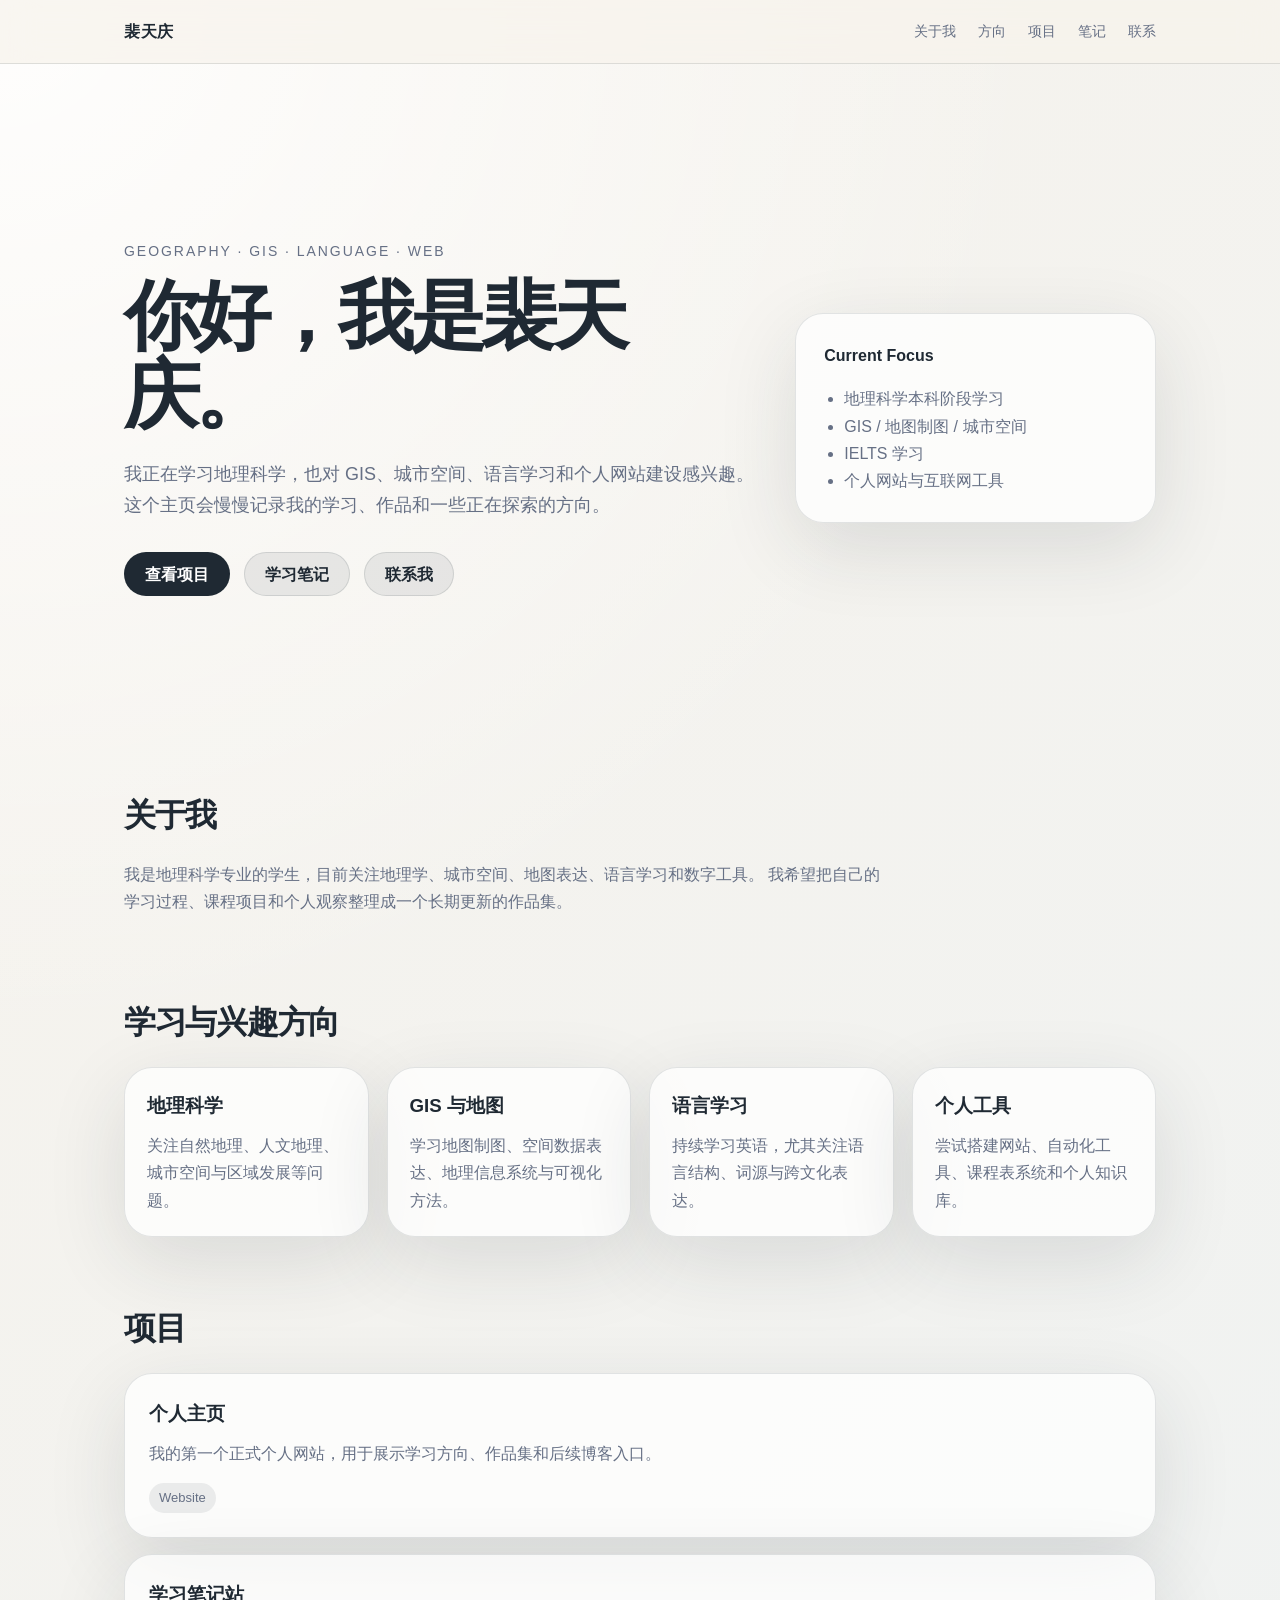
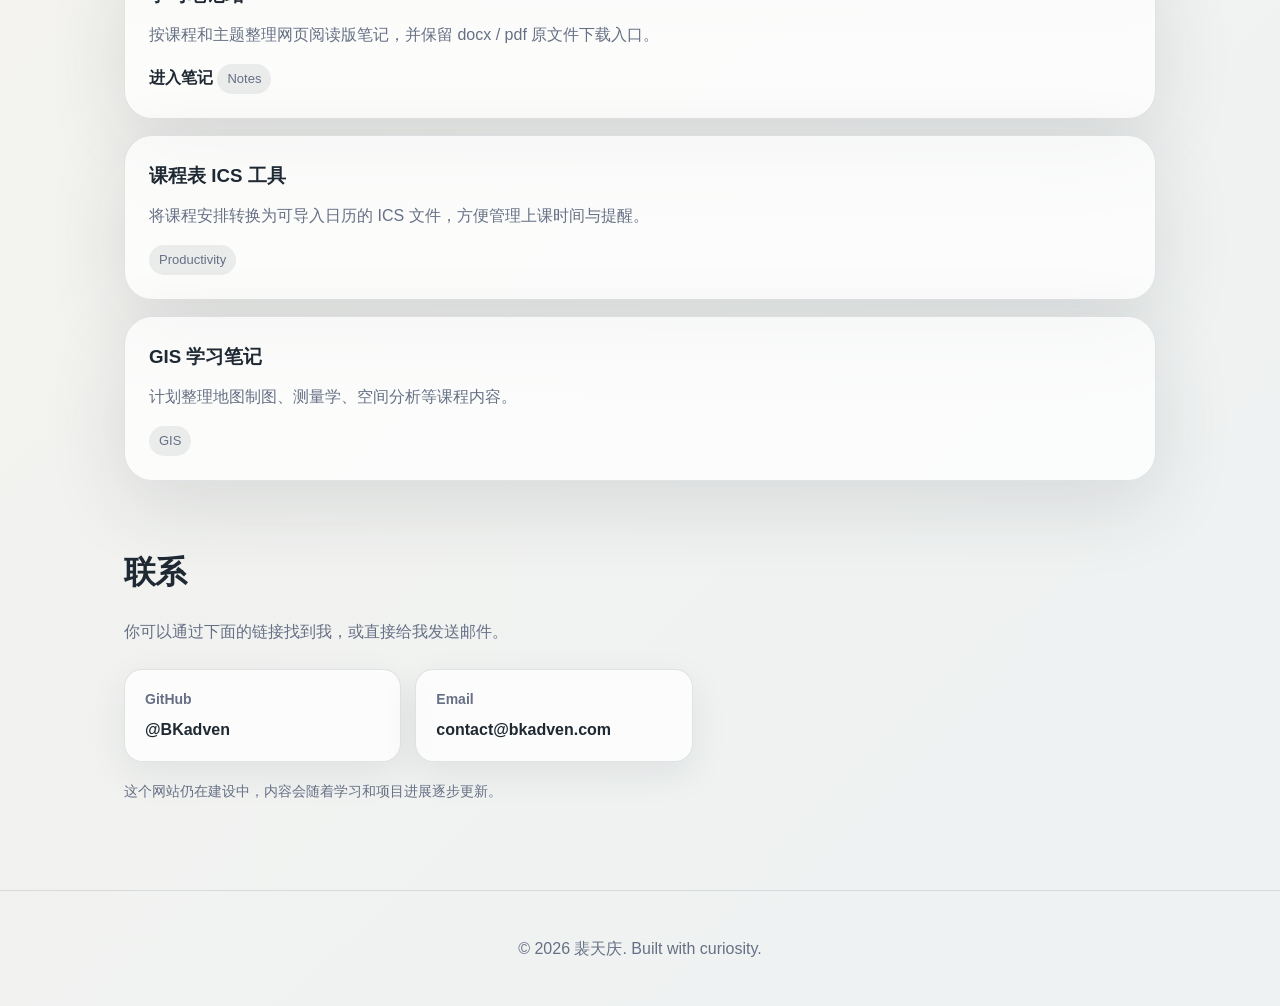
<file: index.html>
<!DOCTYPE html>
<html lang="zh-CN">
<head>
  <meta charset="UTF-8" />
  <meta name="viewport" content="width=device-width, initial-scale=1.0" />

  <title>裴天庆 | Personal Homepage</title>
  <meta name="description" content="裴天庆的个人主页，记录地理科学、GIS、语言学习与个人项目。" />

  <link rel="stylesheet" href="style.css" />
</head>

<body>
  <header class="site-header">
    <nav class="nav">
      <div class="logo">裴天庆</div>
      <div class="nav-links">
        <a href="#about">关于我</a>
        <a href="#interests">方向</a>
        <a href="#projects">项目</a>
        <a href="notes/">笔记</a>
        <a href="#contact">联系</a>
      </div>
    </nav>
  </header>

  <main>
    <section class="hero">
      <div class="hero-text">
        <p class="eyebrow">Geography · GIS · Language · Web</p>
        <h1>你好，我是裴天庆。</h1>
        <p class="subtitle">
          我正在学习地理科学，也对 GIS、城市空间、语言学习和个人网站建设感兴趣。
          这个主页会慢慢记录我的学习、作品和一些正在探索的方向。
        </p>

        <div class="hero-actions">
          <a class="button primary" href="#projects">查看项目</a>
          <a class="button secondary" href="notes/">学习笔记</a>
          <a class="button secondary" href="#contact">联系我</a>
        </div>
      </div>

      <div class="hero-card">
        <div class="card-title">Current Focus</div>
        <ul>
          <li>地理科学本科阶段学习</li>
          <li>GIS / 地图制图 / 城市空间</li>
          <li>IELTS 学习</li>
          <li>个人网站与互联网工具</li>
        </ul>
      </div>
    </section>

    <section id="about" class="section">
      <h2>关于我</h2>
      <p>
        我是地理科学专业的学生，目前关注地理学、城市空间、地图表达、语言学习和数字工具。
        我希望把自己的学习过程、课程项目和个人观察整理成一个长期更新的作品集。
      </p>
    </section>

    <section id="interests" class="section">
      <h2>学习与兴趣方向</h2>

      <div class="grid">
        <article class="info-card">
          <h3>地理科学</h3>
          <p>关注自然地理、人文地理、城市空间与区域发展等问题。</p>
        </article>

        <article class="info-card">
          <h3>GIS 与地图</h3>
          <p>学习地图制图、空间数据表达、地理信息系统与可视化方法。</p>
        </article>

        <article class="info-card">
          <h3>语言学习</h3>
          <p>持续学习英语，尤其关注语言结构、词源与跨文化表达。</p>
        </article>

        <article class="info-card">
          <h3>个人工具</h3>
          <p>尝试搭建网站、自动化工具、课程表系统和个人知识库。</p>
        </article>
      </div>
    </section>

    <section id="projects" class="section">
      <h2>项目</h2>

      <div class="project-list">
        <article class="project-item">
          <h3>个人主页</h3>
          <p>
            我的第一个正式个人网站，用于展示学习方向、作品集和后续博客入口。
          </p>
          <span class="tag">Website</span>
        </article>

        <article class="project-item">
          <h3>学习笔记站</h3>
          <p>
            按课程和主题整理网页阅读版笔记，并保留 docx / pdf 原文件下载入口。
          </p>
          <a class="inline-link" href="notes/">进入笔记</a>
          <span class="tag">Notes</span>
        </article>

        <article class="project-item">
          <h3>课程表 ICS 工具</h3>
          <p>
            将课程安排转换为可导入日历的 ICS 文件，方便管理上课时间与提醒。
          </p>
          <span class="tag">Productivity</span>
        </article>

        <article class="project-item">
          <h3>GIS 学习笔记</h3>
          <p>
            计划整理地图制图、测量学、空间分析等课程内容。
          </p>
          <span class="tag">GIS</span>
        </article>
      </div>
    </section>

    <section id="contact" class="section contact-section">
      <h2>联系</h2>
      <p>
        你可以通过下面的链接找到我，或直接给我发送邮件。
      </p>
      <div class="social-links" aria-label="社交账号链接">
        <a class="social-link" href="https://github.com/BKadven" target="_blank" rel="noopener noreferrer">
          <span class="social-label">GitHub</span>
          <span class="social-handle">@BKadven</span>
        </a>
        <a class="social-link" href="mailto:contact@bkadven.com">
          <span class="social-label">Email</span>
          <span class="social-handle">contact@bkadven.com</span>
        </a>
      </div>
      <p class="small">
        这个网站仍在建设中，内容会随着学习和项目进展逐步更新。
      </p>
    </section>
  </main>

  <footer class="footer">
    <p>© <span id="year"></span> 裴天庆. Built with curiosity.</p>
  </footer>

  <script src="script.js"></script>
</body>
</html>
</file>
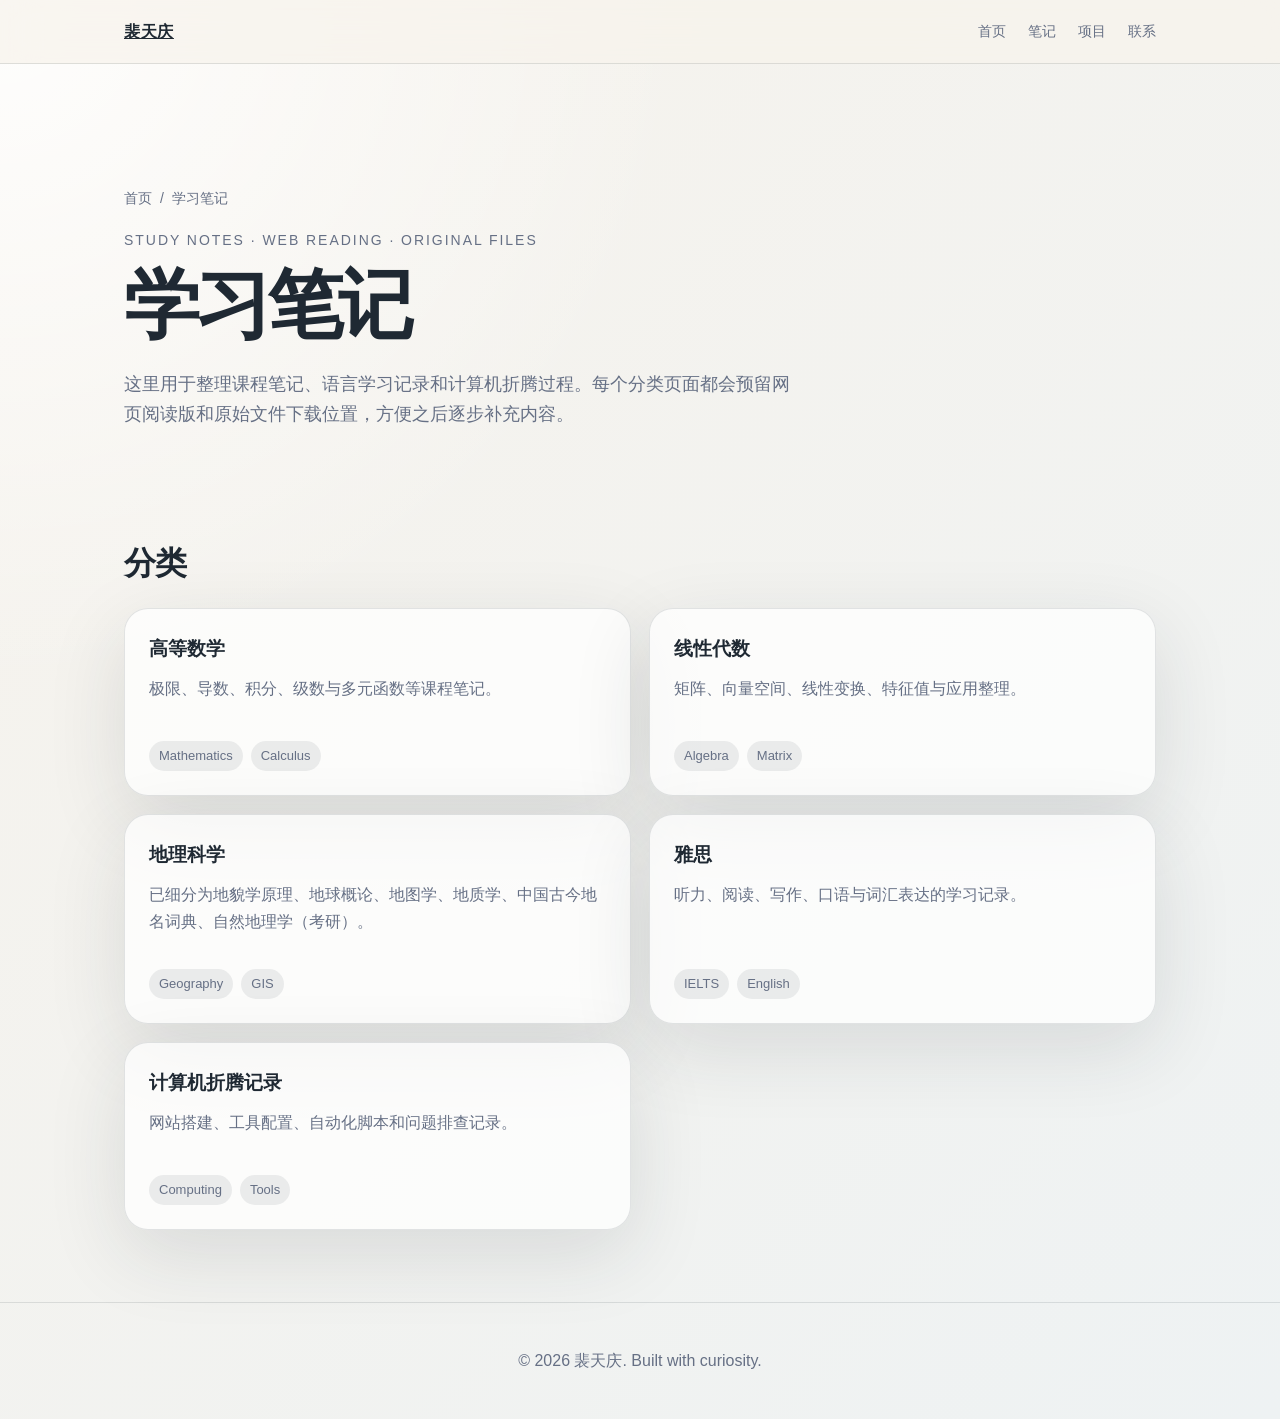
<file: notes/index.html>
<!DOCTYPE html>
<html lang="zh-CN">
<head>
  <meta charset="UTF-8" />
  <meta name="viewport" content="width=device-width, initial-scale=1.0" />
  <title>学习笔记 | 裴天庆</title>
  <meta name="description" content="裴天庆的学习笔记入口，整理高等数学、线性代数、地理科学、雅思与计算机折腾记录。" />
  <link rel="stylesheet" href="../style.css" />
</head>

<body>
  <header class="site-header">
    <nav class="nav">
      <a class="logo" href="../">裴天庆</a>
      <div class="nav-links">
        <a href="../">首页</a>
        <a href="./">笔记</a>
        <a href="../#projects">项目</a>
        <a href="../#contact">联系</a>
      </div>
    </nav>
  </header>

  <main>
    <section class="notes-hero">
      <div class="breadcrumb">
        <a href="../">首页</a>
        <span>/</span>
        <span>学习笔记</span>
      </div>
      <p class="eyebrow">Study Notes · Web Reading · Original Files</p>
      <h1>学习笔记</h1>
      <p class="subtitle">
        这里用于整理课程笔记、语言学习记录和计算机折腾过程。每个分类页面都会预留网页阅读版和原始文件下载位置，方便之后逐步补充内容。
      </p>
    </section>

    <section class="section">
      <h2>分类</h2>
      <div class="notes-grid">
        <a class="note-card" href="advanced-math/">
          <div>
            <h3>高等数学</h3>
            <p>极限、导数、积分、级数与多元函数等课程笔记。</p>
          </div>
          <div class="subject-meta">
            <span class="tag">Mathematics</span>
            <span class="tag">Calculus</span>
          </div>
        </a>

        <a class="note-card" href="linear-algebra/">
          <div>
            <h3>线性代数</h3>
            <p>矩阵、向量空间、线性变换、特征值与应用整理。</p>
          </div>
          <div class="subject-meta">
            <span class="tag">Algebra</span>
            <span class="tag">Matrix</span>
          </div>
        </a>

        <a class="note-card" href="geography/">
          <div>
            <h3>地理科学</h3>
            <p>已细分为地貌学原理、地球概论、地图学、地质学、中国古今地名词典、自然地理学（考研）。</p>
          </div>
          <div class="subject-meta">
            <span class="tag">Geography</span>
            <span class="tag">GIS</span>
          </div>
        </a>

        <a class="note-card" href="ielts/">
          <div>
            <h3>雅思</h3>
            <p>听力、阅读、写作、口语与词汇表达的学习记录。</p>
          </div>
          <div class="subject-meta">
            <span class="tag">IELTS</span>
            <span class="tag">English</span>
          </div>
        </a>

        <a class="note-card" href="computer-tinkering/">
          <div>
            <h3>计算机折腾记录</h3>
            <p>网站搭建、工具配置、自动化脚本和问题排查记录。</p>
          </div>
          <div class="subject-meta">
            <span class="tag">Computing</span>
            <span class="tag">Tools</span>
          </div>
        </a>
      </div>
    </section>
  </main>

  <footer class="footer">
    <p>© <span id="year"></span> 裴天庆. Built with curiosity.</p>
  </footer>

  <script src="../script.js"></script>
</body>
</html>
</file>
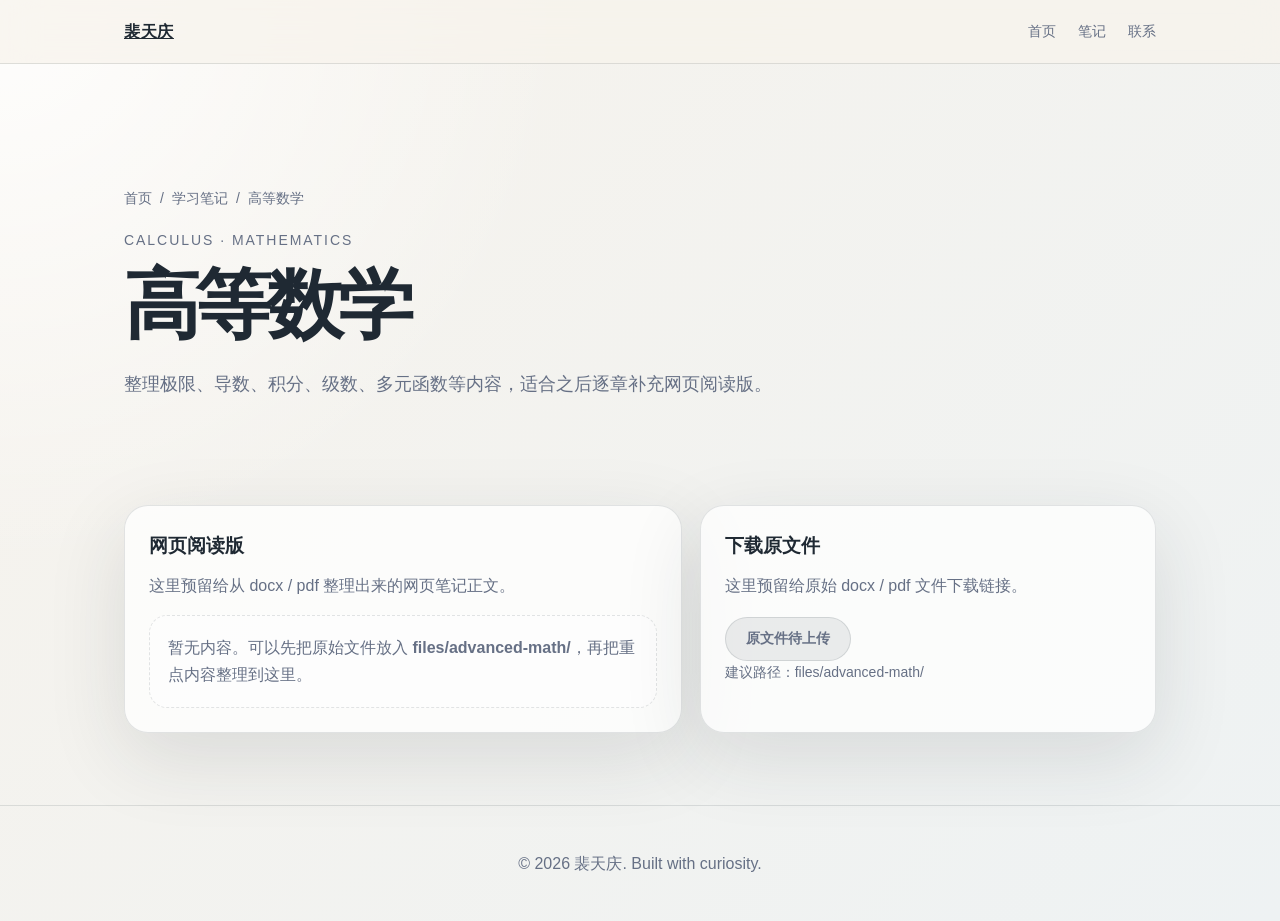
<file: notes/advanced-math/index.html>
<!DOCTYPE html>
<html lang="zh-CN">
<head>
  <meta charset="UTF-8" />
  <meta name="viewport" content="width=device-width, initial-scale=1.0" />
  <title>高等数学 | 学习笔记</title>
  <meta name="description" content="高等数学学习笔记，预留网页阅读版与原始 docx/pdf 文件下载位置。" />
  <link rel="stylesheet" href="../../style.css" />
</head>

<body>
  <header class="site-header">
    <nav class="nav">
      <a class="logo" href="../../">裴天庆</a>
      <div class="nav-links">
        <a href="../../">首页</a>
        <a href="../">笔记</a>
        <a href="../../#contact">联系</a>
      </div>
    </nav>
  </header>

  <main>
    <section class="notes-hero">
      <div class="breadcrumb">
        <a href="../../">首页</a>
        <span>/</span>
        <a href="../">学习笔记</a>
        <span>/</span>
        <span>高等数学</span>
      </div>
      <p class="eyebrow">Calculus · Mathematics</p>
      <h1>高等数学</h1>
      <p class="subtitle">整理极限、导数、积分、级数、多元函数等内容，适合之后逐章补充网页阅读版。</p>
    </section>

    <section class="section note-layout">
      <article class="note-panel">
        <h3>网页阅读版</h3>
        <p>这里预留给从 docx / pdf 整理出来的网页笔记正文。</p>
        <div class="note-slot">
          <p>暂无内容。可以先把原始文件放入 <strong>files/advanced-math/</strong>，再把重点内容整理到这里。</p>
        </div>
      </article>

      <aside class="note-panel">
        <h3>下载原文件</h3>
        <p>这里预留给原始 docx / pdf 文件下载链接。</p>
        <div class="note-actions">
          <span class="button secondary download-placeholder">原文件待上传</span>
        </div>
        <p class="download-placeholder">建议路径：files/advanced-math/</p>
      </aside>
    </section>
  </main>

  <footer class="footer">
    <p>© <span id="year"></span> 裴天庆. Built with curiosity.</p>
  </footer>

  <script src="../../script.js"></script>
</body>
</html>
</file>
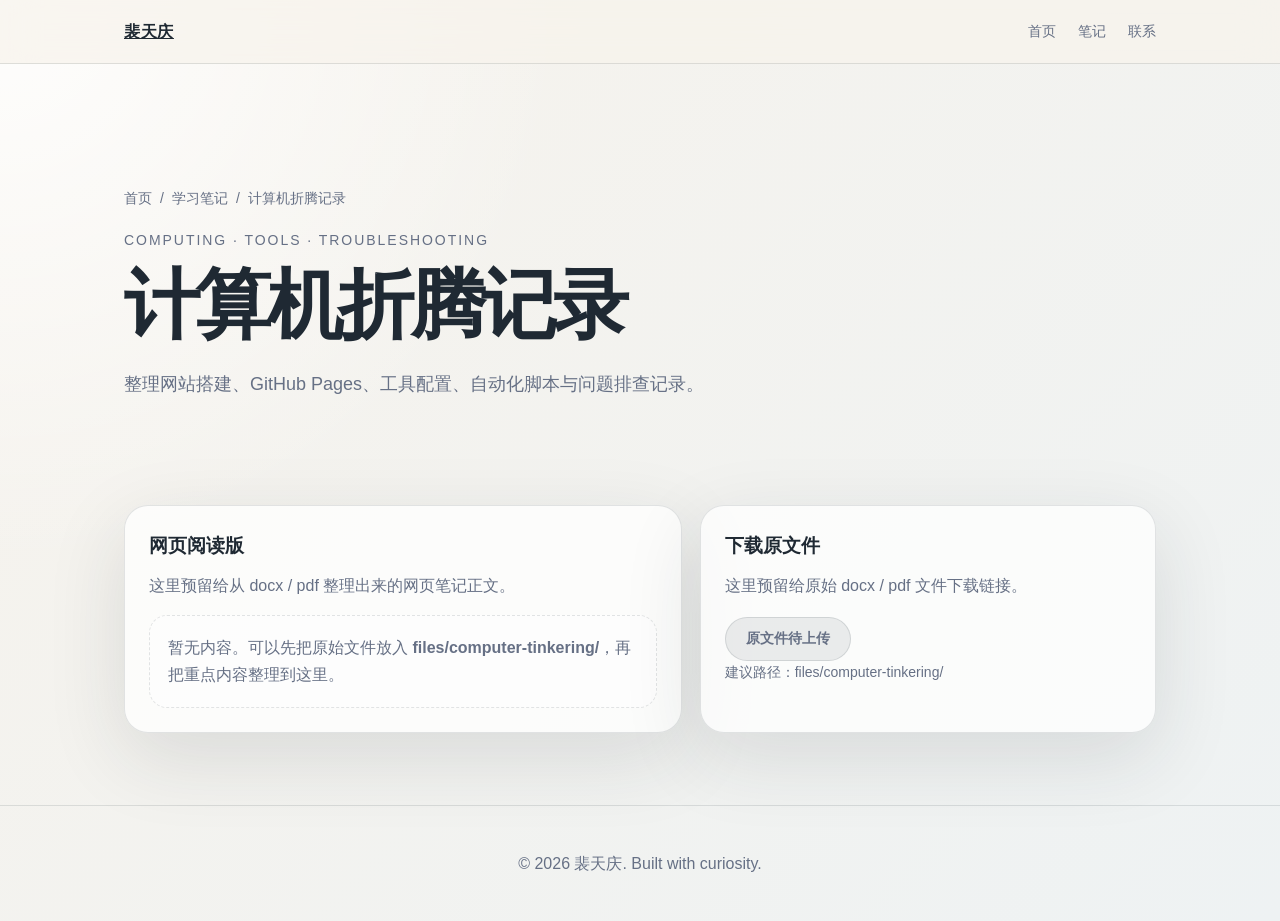
<file: notes/computer-tinkering/index.html>
<!DOCTYPE html>
<html lang="zh-CN">
<head>
  <meta charset="UTF-8" />
  <meta name="viewport" content="width=device-width, initial-scale=1.0" />
  <title>计算机折腾记录 | 学习笔记</title>
  <meta name="description" content="计算机折腾记录，预留网页阅读版与原始 docx/pdf 文件下载位置。" />
  <link rel="stylesheet" href="../../style.css" />
</head>

<body>
  <header class="site-header">
    <nav class="nav">
      <a class="logo" href="../../">裴天庆</a>
      <div class="nav-links">
        <a href="../../">首页</a>
        <a href="../">笔记</a>
        <a href="../../#contact">联系</a>
      </div>
    </nav>
  </header>

  <main>
    <section class="notes-hero">
      <div class="breadcrumb">
        <a href="../../">首页</a>
        <span>/</span>
        <a href="../">学习笔记</a>
        <span>/</span>
        <span>计算机折腾记录</span>
      </div>
      <p class="eyebrow">Computing · Tools · Troubleshooting</p>
      <h1>计算机折腾记录</h1>
      <p class="subtitle">整理网站搭建、GitHub Pages、工具配置、自动化脚本与问题排查记录。</p>
    </section>

    <section class="section note-layout">
      <article class="note-panel">
        <h3>网页阅读版</h3>
        <p>这里预留给从 docx / pdf 整理出来的网页笔记正文。</p>
        <div class="note-slot">
          <p>暂无内容。可以先把原始文件放入 <strong>files/computer-tinkering/</strong>，再把重点内容整理到这里。</p>
        </div>
      </article>

      <aside class="note-panel">
        <h3>下载原文件</h3>
        <p>这里预留给原始 docx / pdf 文件下载链接。</p>
        <div class="note-actions">
          <span class="button secondary download-placeholder">原文件待上传</span>
        </div>
        <p class="download-placeholder">建议路径：files/computer-tinkering/</p>
      </aside>
    </section>
  </main>

  <footer class="footer">
    <p>© <span id="year"></span> 裴天庆. Built with curiosity.</p>
  </footer>

  <script src="../../script.js"></script>
</body>
</html>
</file>
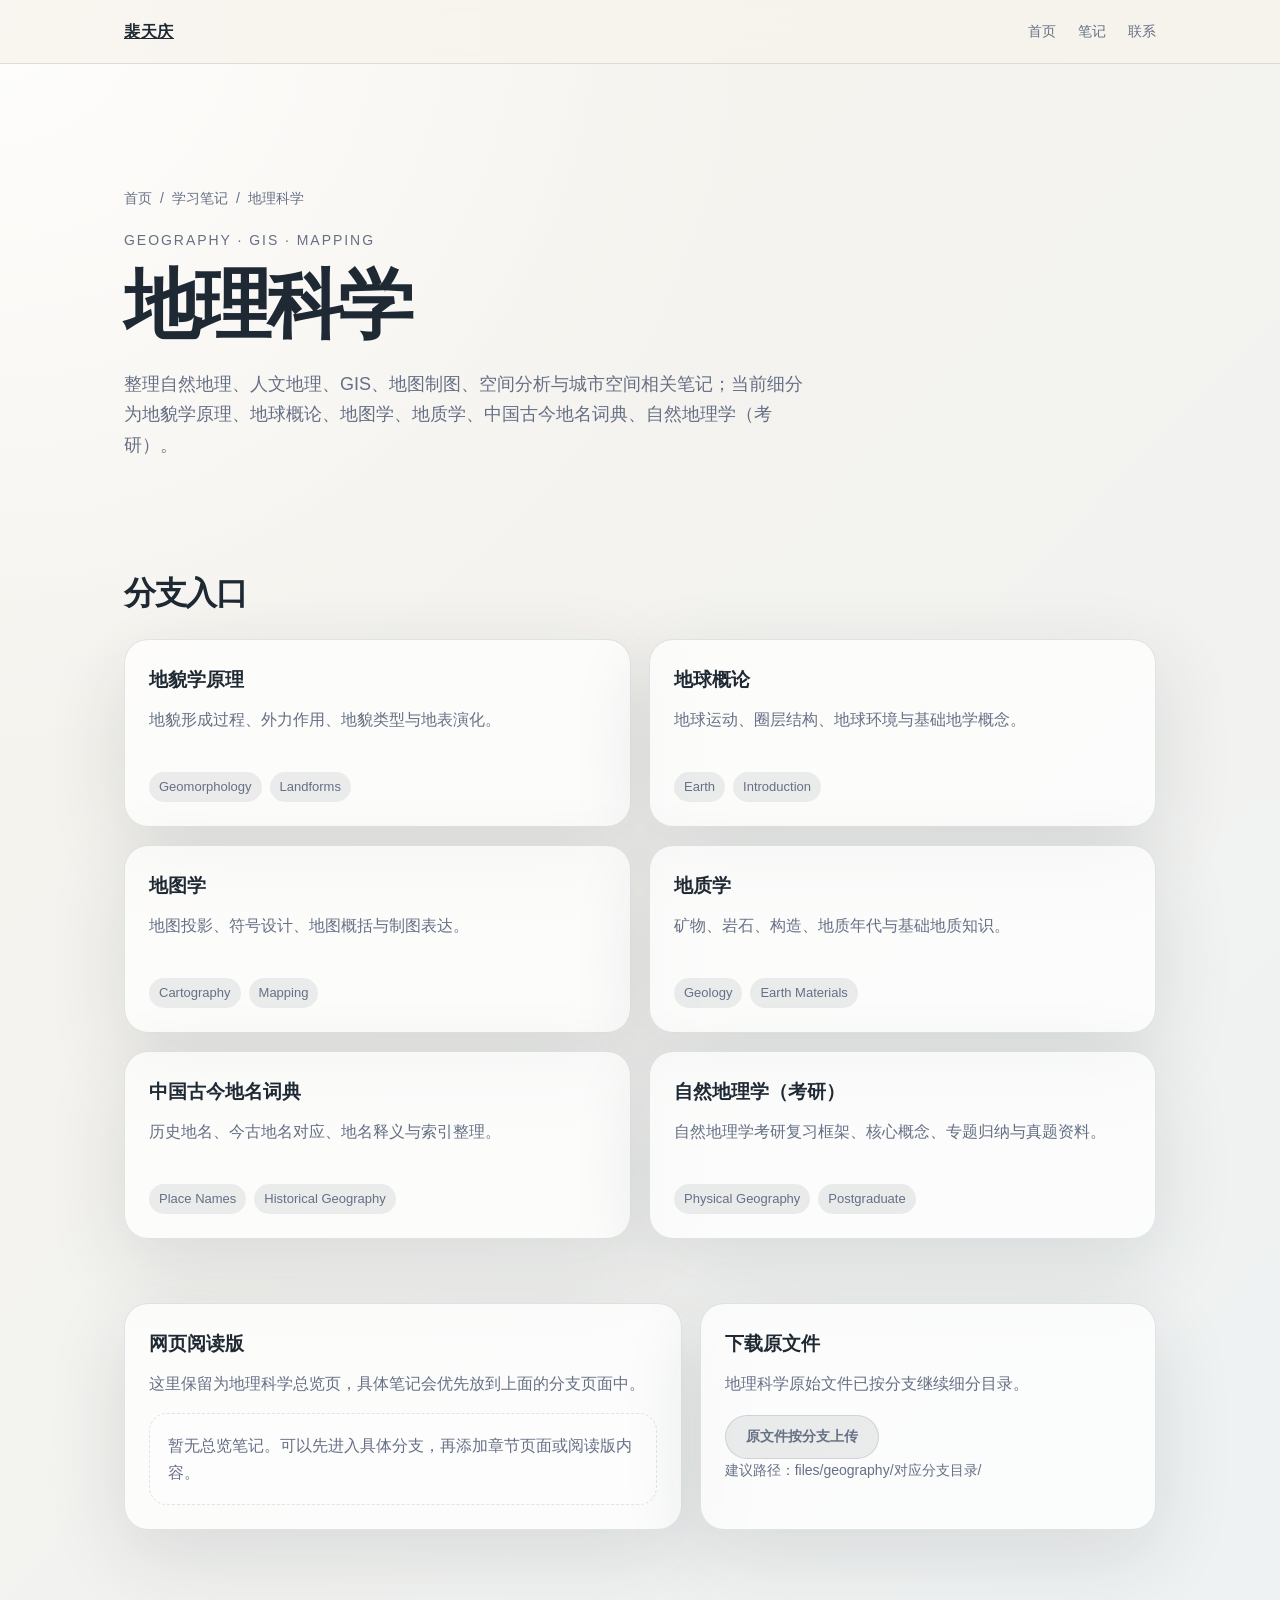
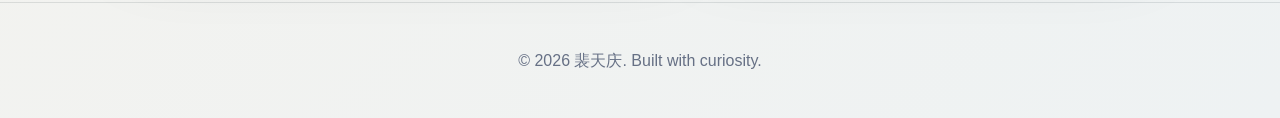
<file: notes/geography/index.html>
<!DOCTYPE html>
<html lang="zh-CN">
<head>
  <meta charset="UTF-8" />
  <meta name="viewport" content="width=device-width, initial-scale=1.0" />
  <title>地理科学 | 学习笔记</title>
  <meta name="description" content="地理科学学习笔记，包含地貌学原理、地球概论、地图学、地质学、中国古今地名词典与自然地理学（考研）。" />
  <link rel="stylesheet" href="../../style.css" />
</head>

<body>
  <header class="site-header">
    <nav class="nav">
      <a class="logo" href="../../">裴天庆</a>
      <div class="nav-links">
        <a href="../../">首页</a>
        <a href="../">笔记</a>
        <a href="../../#contact">联系</a>
      </div>
    </nav>
  </header>

  <main>
    <section class="notes-hero">
      <div class="breadcrumb">
        <a href="../../">首页</a>
        <span>/</span>
        <a href="../">学习笔记</a>
        <span>/</span>
        <span>地理科学</span>
      </div>
      <p class="eyebrow">Geography · GIS · Mapping</p>
      <h1>地理科学</h1>
      <p class="subtitle">整理自然地理、人文地理、GIS、地图制图、空间分析与城市空间相关笔记；当前细分为地貌学原理、地球概论、地图学、地质学、中国古今地名词典、自然地理学（考研）。</p>
    </section>

    <section class="section">
      <h2>分支入口</h2>
      <div class="notes-grid">
        <a class="note-card" href="geomorphology/">
          <div>
            <h3>地貌学原理</h3>
            <p>地貌形成过程、外力作用、地貌类型与地表演化。</p>
          </div>
          <div class="subject-meta">
            <span class="tag">Geomorphology</span>
            <span class="tag">Landforms</span>
          </div>
        </a>

        <a class="note-card" href="earth-introduction/">
          <div>
            <h3>地球概论</h3>
            <p>地球运动、圈层结构、地球环境与基础地学概念。</p>
          </div>
          <div class="subject-meta">
            <span class="tag">Earth</span>
            <span class="tag">Introduction</span>
          </div>
        </a>

        <a class="note-card" href="cartography/">
          <div>
            <h3>地图学</h3>
            <p>地图投影、符号设计、地图概括与制图表达。</p>
          </div>
          <div class="subject-meta">
            <span class="tag">Cartography</span>
            <span class="tag">Mapping</span>
          </div>
        </a>

        <a class="note-card" href="geology/">
          <div>
            <h3>地质学</h3>
            <p>矿物、岩石、构造、地质年代与基础地质知识。</p>
          </div>
          <div class="subject-meta">
            <span class="tag">Geology</span>
            <span class="tag">Earth Materials</span>
          </div>
        </a>

        <a class="note-card" href="chinese-place-names/">
          <div>
            <h3>中国古今地名词典</h3>
            <p>历史地名、今古地名对应、地名释义与索引整理。</p>
          </div>
          <div class="subject-meta">
            <span class="tag">Place Names</span>
            <span class="tag">Historical Geography</span>
          </div>
        </a>

        <a class="note-card" href="physical-geography-postgraduate/">
          <div>
            <h3>自然地理学（考研）</h3>
            <p>自然地理学考研复习框架、核心概念、专题归纳与真题资料。</p>
          </div>
          <div class="subject-meta">
            <span class="tag">Physical Geography</span>
            <span class="tag">Postgraduate</span>
          </div>
        </a>
      </div>
    </section>

    <section class="section note-layout">
      <article class="note-panel">
        <h3>网页阅读版</h3>
        <p>这里保留为地理科学总览页，具体笔记会优先放到上面的分支页面中。</p>
        <div class="note-slot">
          <p>暂无总览笔记。可以先进入具体分支，再添加章节页面或阅读版内容。</p>
        </div>
      </article>

      <aside class="note-panel">
        <h3>下载原文件</h3>
        <p>地理科学原始文件已按分支继续细分目录。</p>
        <div class="note-actions">
          <span class="button secondary download-placeholder">原文件按分支上传</span>
        </div>
        <p class="download-placeholder">建议路径：files/geography/对应分支目录/</p>
      </aside>
    </section>
  </main>

  <footer class="footer">
    <p>© <span id="year"></span> 裴天庆. Built with curiosity.</p>
  </footer>

  <script src="../../script.js"></script>
</body>
</html>
</file>
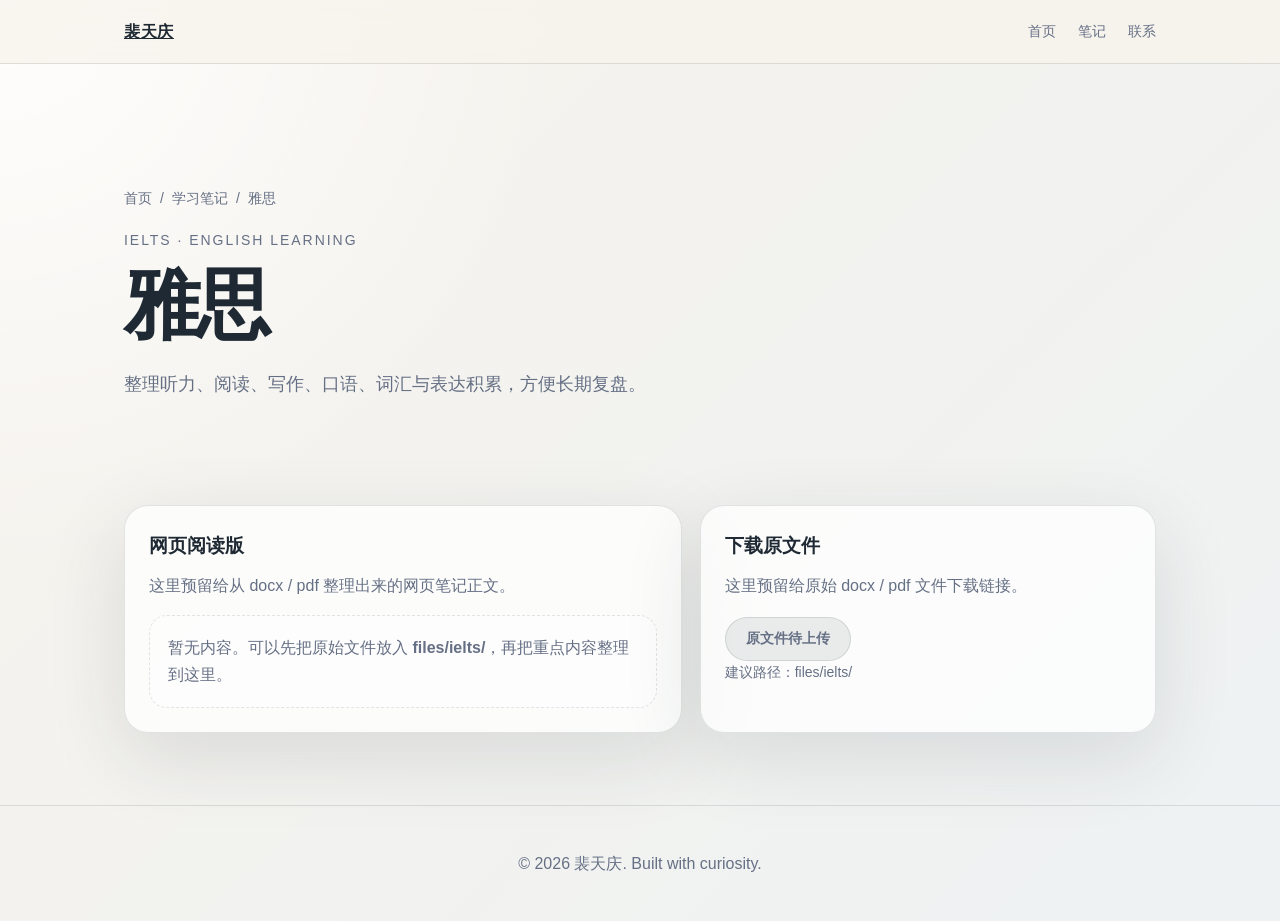
<file: notes/ielts/index.html>
<!DOCTYPE html>
<html lang="zh-CN">
<head>
  <meta charset="UTF-8" />
  <meta name="viewport" content="width=device-width, initial-scale=1.0" />
  <title>雅思 | 学习笔记</title>
  <meta name="description" content="雅思学习笔记，预留网页阅读版与原始 docx/pdf 文件下载位置。" />
  <link rel="stylesheet" href="../../style.css" />
</head>

<body>
  <header class="site-header">
    <nav class="nav">
      <a class="logo" href="../../">裴天庆</a>
      <div class="nav-links">
        <a href="../../">首页</a>
        <a href="../">笔记</a>
        <a href="../../#contact">联系</a>
      </div>
    </nav>
  </header>

  <main>
    <section class="notes-hero">
      <div class="breadcrumb">
        <a href="../../">首页</a>
        <span>/</span>
        <a href="../">学习笔记</a>
        <span>/</span>
        <span>雅思</span>
      </div>
      <p class="eyebrow">IELTS · English Learning</p>
      <h1>雅思</h1>
      <p class="subtitle">整理听力、阅读、写作、口语、词汇与表达积累，方便长期复盘。</p>
    </section>

    <section class="section note-layout">
      <article class="note-panel">
        <h3>网页阅读版</h3>
        <p>这里预留给从 docx / pdf 整理出来的网页笔记正文。</p>
        <div class="note-slot">
          <p>暂无内容。可以先把原始文件放入 <strong>files/ielts/</strong>，再把重点内容整理到这里。</p>
        </div>
      </article>

      <aside class="note-panel">
        <h3>下载原文件</h3>
        <p>这里预留给原始 docx / pdf 文件下载链接。</p>
        <div class="note-actions">
          <span class="button secondary download-placeholder">原文件待上传</span>
        </div>
        <p class="download-placeholder">建议路径：files/ielts/</p>
      </aside>
    </section>
  </main>

  <footer class="footer">
    <p>© <span id="year"></span> 裴天庆. Built with curiosity.</p>
  </footer>

  <script src="../../script.js"></script>
</body>
</html>
</file>
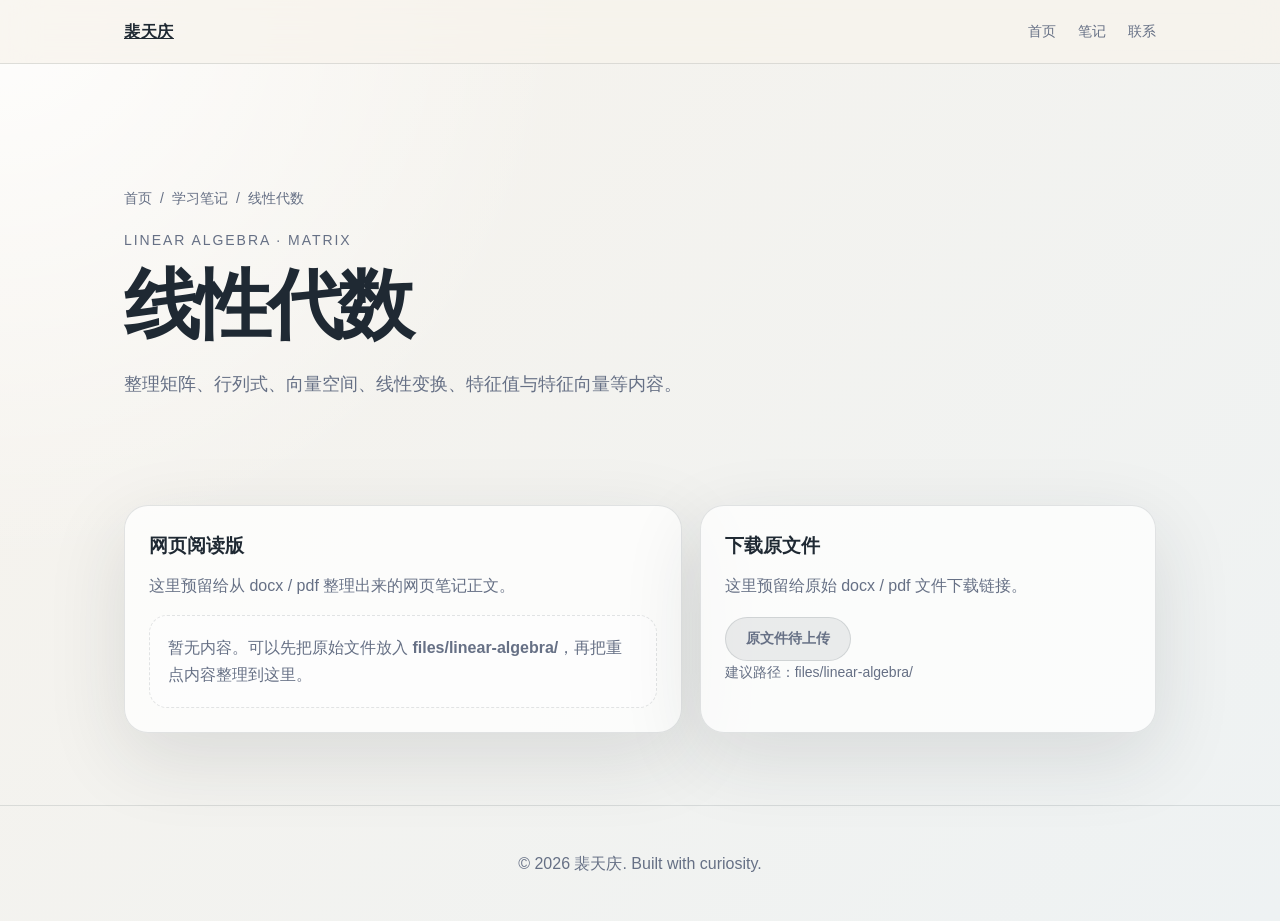
<file: notes/linear-algebra/index.html>
<!DOCTYPE html>
<html lang="zh-CN">
<head>
  <meta charset="UTF-8" />
  <meta name="viewport" content="width=device-width, initial-scale=1.0" />
  <title>线性代数 | 学习笔记</title>
  <meta name="description" content="线性代数学习笔记，预留网页阅读版与原始 docx/pdf 文件下载位置。" />
  <link rel="stylesheet" href="../../style.css" />
</head>

<body>
  <header class="site-header">
    <nav class="nav">
      <a class="logo" href="../../">裴天庆</a>
      <div class="nav-links">
        <a href="../../">首页</a>
        <a href="../">笔记</a>
        <a href="../../#contact">联系</a>
      </div>
    </nav>
  </header>

  <main>
    <section class="notes-hero">
      <div class="breadcrumb">
        <a href="../../">首页</a>
        <span>/</span>
        <a href="../">学习笔记</a>
        <span>/</span>
        <span>线性代数</span>
      </div>
      <p class="eyebrow">Linear Algebra · Matrix</p>
      <h1>线性代数</h1>
      <p class="subtitle">整理矩阵、行列式、向量空间、线性变换、特征值与特征向量等内容。</p>
    </section>

    <section class="section note-layout">
      <article class="note-panel">
        <h3>网页阅读版</h3>
        <p>这里预留给从 docx / pdf 整理出来的网页笔记正文。</p>
        <div class="note-slot">
          <p>暂无内容。可以先把原始文件放入 <strong>files/linear-algebra/</strong>，再把重点内容整理到这里。</p>
        </div>
      </article>

      <aside class="note-panel">
        <h3>下载原文件</h3>
        <p>这里预留给原始 docx / pdf 文件下载链接。</p>
        <div class="note-actions">
          <span class="button secondary download-placeholder">原文件待上传</span>
        </div>
        <p class="download-placeholder">建议路径：files/linear-algebra/</p>
      </aside>
    </section>
  </main>

  <footer class="footer">
    <p>© <span id="year"></span> 裴天庆. Built with curiosity.</p>
  </footer>

  <script src="../../script.js"></script>
</body>
</html>
</file>
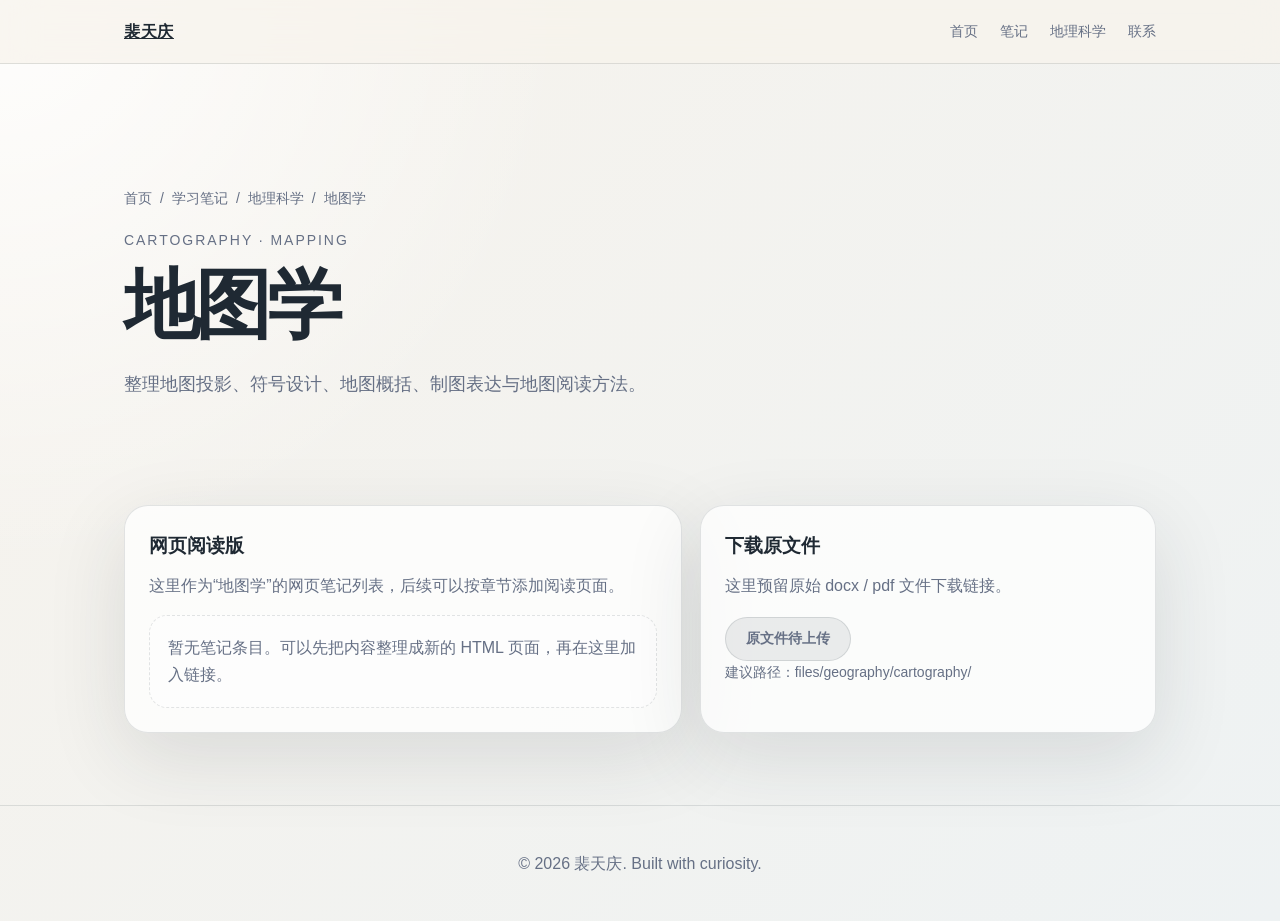
<file: notes/geography/cartography/index.html>
<!DOCTYPE html>
<html lang="zh-CN">
<head>
  <meta charset="UTF-8" />
  <meta name="viewport" content="width=device-width, initial-scale=1.0" />
  <title>地图学 | 地理科学笔记</title>
  <meta name="description" content="地图学学习笔记列表，预留网页阅读版与原始 docx/pdf 文件下载位置。" />
  <link rel="stylesheet" href="../../../style.css" />
</head>

<body>
  <header class="site-header">
    <nav class="nav">
      <a class="logo" href="../../../">裴天庆</a>
      <div class="nav-links">
        <a href="../../../">首页</a>
        <a href="../../">笔记</a>
        <a href="../">地理科学</a>
        <a href="../../../#contact">联系</a>
      </div>
    </nav>
  </header>

  <main>
    <section class="notes-hero">
      <div class="breadcrumb">
        <a href="../../../">首页</a><span>/</span><a href="../../">学习笔记</a><span>/</span><a href="../">地理科学</a><span>/</span><span>地图学</span>
      </div>
      <p class="eyebrow">Cartography · Mapping</p>
      <h1>地图学</h1>
      <p class="subtitle">整理地图投影、符号设计、地图概括、制图表达与地图阅读方法。</p>
    </section>

    <section class="section note-layout">
      <article class="note-panel">
        <h3>网页阅读版</h3>
        <p>这里作为“地图学”的网页笔记列表，后续可以按章节添加阅读页面。</p>
        <div class="note-slot">
          <p>暂无笔记条目。可以先把内容整理成新的 HTML 页面，再在这里加入链接。</p>
        </div>
      </article>

      <aside class="note-panel">
        <h3>下载原文件</h3>
        <p>这里预留原始 docx / pdf 文件下载链接。</p>
        <div class="note-actions">
          <span class="button secondary download-placeholder">原文件待上传</span>
        </div>
        <p class="download-placeholder">建议路径：files/geography/cartography/</p>
      </aside>
    </section>
  </main>

  <footer class="footer">
    <p>© <span id="year"></span> 裴天庆. Built with curiosity.</p>
  </footer>

  <script src="../../../script.js"></script>
</body>
</html>
</file>
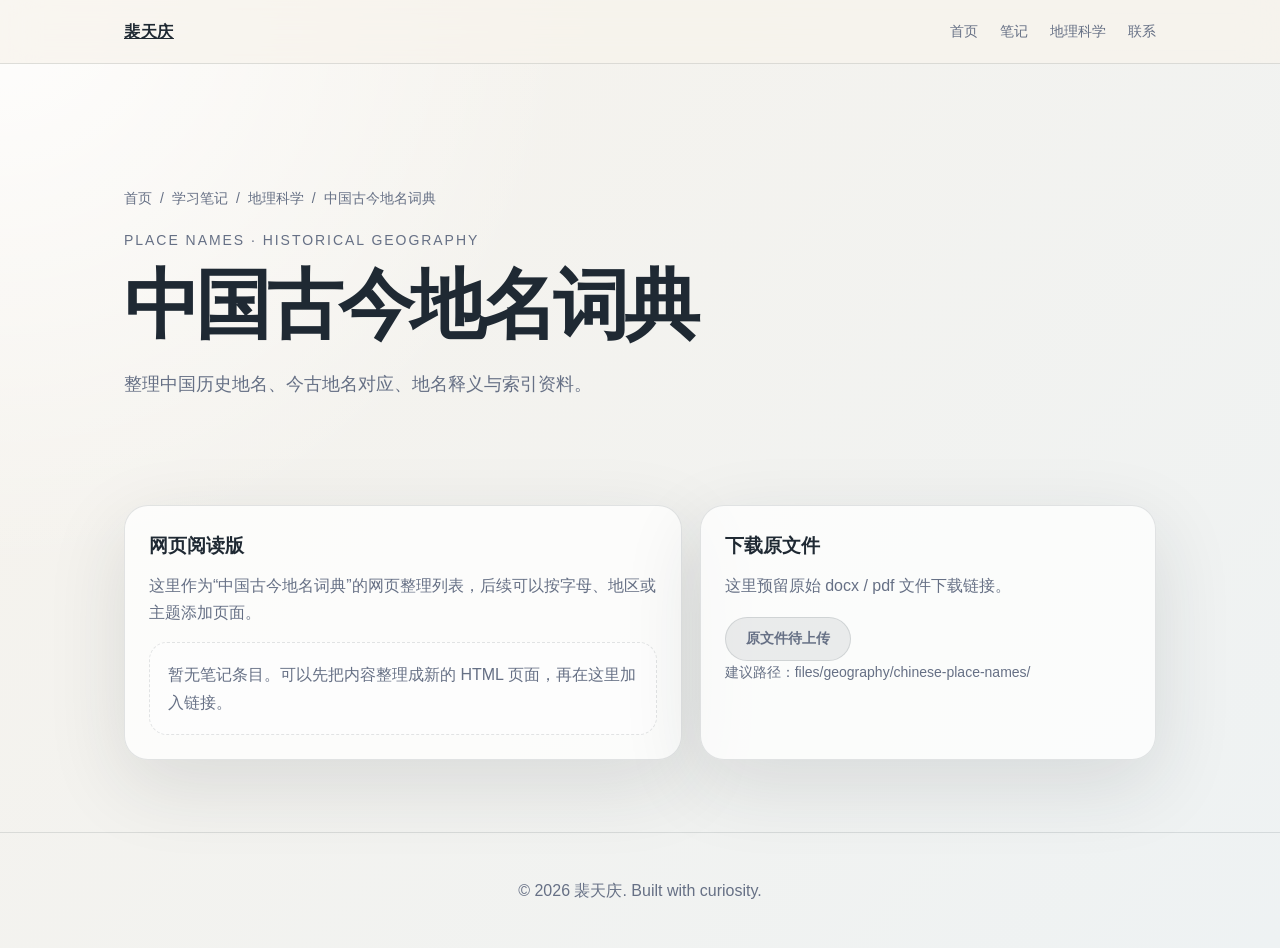
<file: notes/geography/chinese-place-names/index.html>
<!DOCTYPE html>
<html lang="zh-CN">
<head>
  <meta charset="UTF-8" />
  <meta name="viewport" content="width=device-width, initial-scale=1.0" />
  <title>中国古今地名词典 | 地理科学笔记</title>
  <meta name="description" content="中国古今地名词典整理页面，预留网页阅读版与原始 docx/pdf 文件下载位置。" />
  <link rel="stylesheet" href="../../../style.css" />
</head>

<body>
  <header class="site-header">
    <nav class="nav">
      <a class="logo" href="../../../">裴天庆</a>
      <div class="nav-links">
        <a href="../../../">首页</a>
        <a href="../../">笔记</a>
        <a href="../">地理科学</a>
        <a href="../../../#contact">联系</a>
      </div>
    </nav>
  </header>

  <main>
    <section class="notes-hero">
      <div class="breadcrumb">
        <a href="../../../">首页</a><span>/</span><a href="../../">学习笔记</a><span>/</span><a href="../">地理科学</a><span>/</span><span>中国古今地名词典</span>
      </div>
      <p class="eyebrow">Place Names · Historical Geography</p>
      <h1>中国古今地名词典</h1>
      <p class="subtitle">整理中国历史地名、今古地名对应、地名释义与索引资料。</p>
    </section>

    <section class="section note-layout">
      <article class="note-panel">
        <h3>网页阅读版</h3>
        <p>这里作为“中国古今地名词典”的网页整理列表，后续可以按字母、地区或主题添加页面。</p>
        <div class="note-slot">
          <p>暂无笔记条目。可以先把内容整理成新的 HTML 页面，再在这里加入链接。</p>
        </div>
      </article>

      <aside class="note-panel">
        <h3>下载原文件</h3>
        <p>这里预留原始 docx / pdf 文件下载链接。</p>
        <div class="note-actions">
          <span class="button secondary download-placeholder">原文件待上传</span>
        </div>
        <p class="download-placeholder">建议路径：files/geography/chinese-place-names/</p>
      </aside>
    </section>
  </main>

  <footer class="footer">
    <p>© <span id="year"></span> 裴天庆. Built with curiosity.</p>
  </footer>

  <script src="../../../script.js"></script>
</body>
</html>
</file>
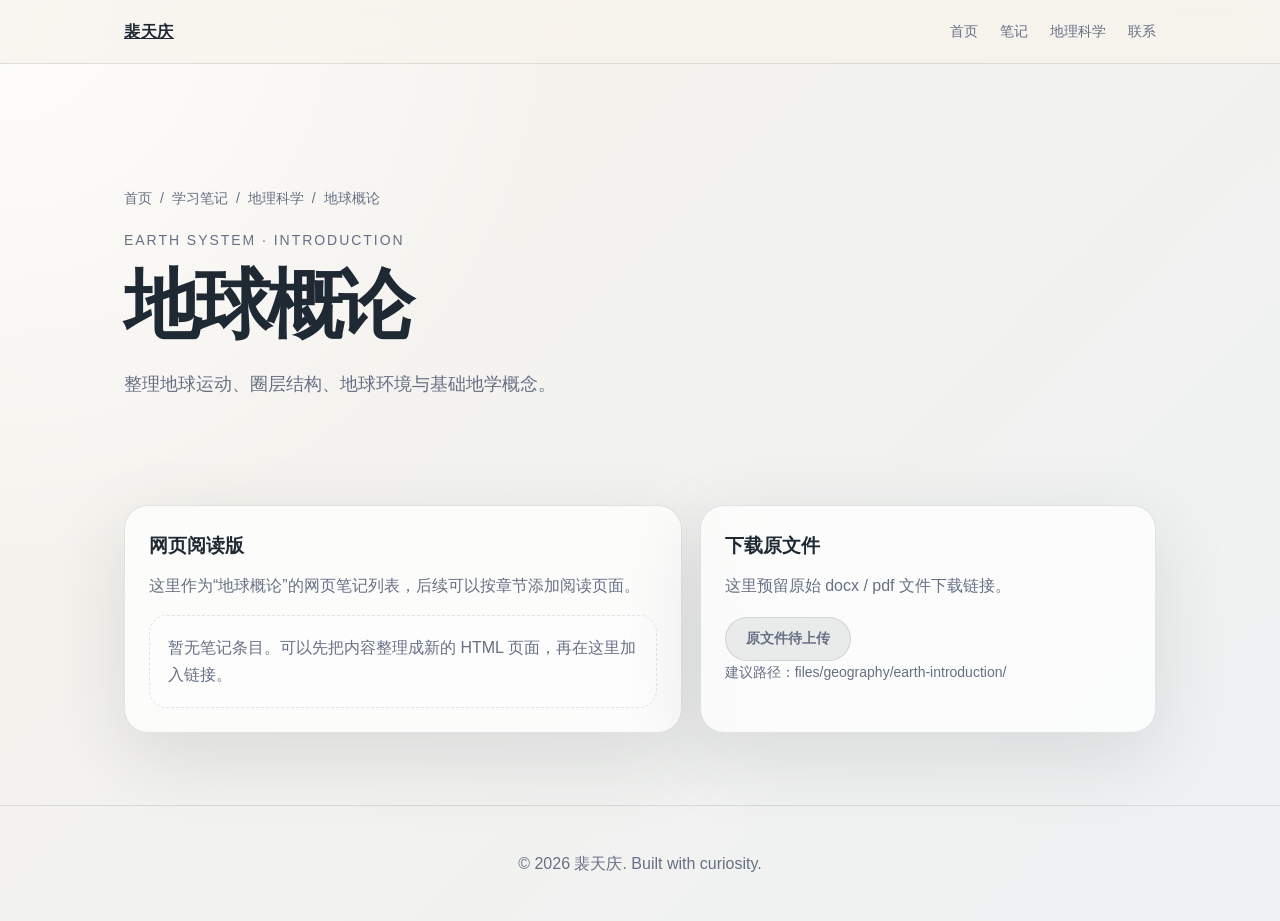
<file: notes/geography/earth-introduction/index.html>
<!DOCTYPE html>
<html lang="zh-CN">
<head>
  <meta charset="UTF-8" />
  <meta name="viewport" content="width=device-width, initial-scale=1.0" />
  <title>地球概论 | 地理科学笔记</title>
  <meta name="description" content="地球概论学习笔记列表，预留网页阅读版与原始 docx/pdf 文件下载位置。" />
  <link rel="stylesheet" href="../../../style.css" />
</head>

<body>
  <header class="site-header">
    <nav class="nav">
      <a class="logo" href="../../../">裴天庆</a>
      <div class="nav-links">
        <a href="../../../">首页</a>
        <a href="../../">笔记</a>
        <a href="../">地理科学</a>
        <a href="../../../#contact">联系</a>
      </div>
    </nav>
  </header>

  <main>
    <section class="notes-hero">
      <div class="breadcrumb">
        <a href="../../../">首页</a><span>/</span><a href="../../">学习笔记</a><span>/</span><a href="../">地理科学</a><span>/</span><span>地球概论</span>
      </div>
      <p class="eyebrow">Earth System · Introduction</p>
      <h1>地球概论</h1>
      <p class="subtitle">整理地球运动、圈层结构、地球环境与基础地学概念。</p>
    </section>

    <section class="section note-layout">
      <article class="note-panel">
        <h3>网页阅读版</h3>
        <p>这里作为“地球概论”的网页笔记列表，后续可以按章节添加阅读页面。</p>
        <div class="note-slot">
          <p>暂无笔记条目。可以先把内容整理成新的 HTML 页面，再在这里加入链接。</p>
        </div>
      </article>

      <aside class="note-panel">
        <h3>下载原文件</h3>
        <p>这里预留原始 docx / pdf 文件下载链接。</p>
        <div class="note-actions">
          <span class="button secondary download-placeholder">原文件待上传</span>
        </div>
        <p class="download-placeholder">建议路径：files/geography/earth-introduction/</p>
      </aside>
    </section>
  </main>

  <footer class="footer">
    <p>© <span id="year"></span> 裴天庆. Built with curiosity.</p>
  </footer>

  <script src="../../../script.js"></script>
</body>
</html>
</file>
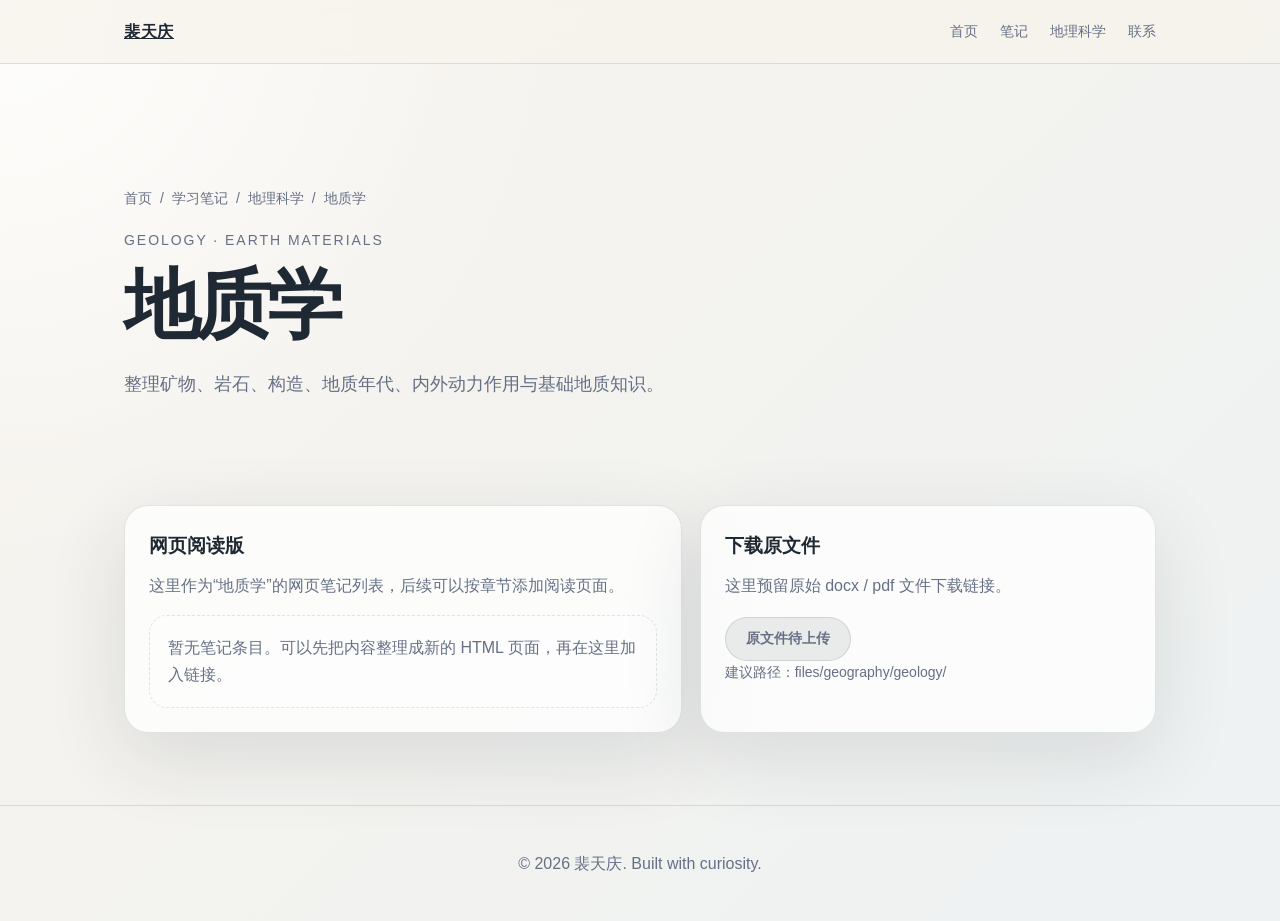
<file: notes/geography/geology/index.html>
<!DOCTYPE html>
<html lang="zh-CN">
<head>
  <meta charset="UTF-8" />
  <meta name="viewport" content="width=device-width, initial-scale=1.0" />
  <title>地质学 | 地理科学笔记</title>
  <meta name="description" content="地质学学习笔记列表，预留网页阅读版与原始 docx/pdf 文件下载位置。" />
  <link rel="stylesheet" href="../../../style.css" />
</head>

<body>
  <header class="site-header">
    <nav class="nav">
      <a class="logo" href="../../../">裴天庆</a>
      <div class="nav-links">
        <a href="../../../">首页</a>
        <a href="../../">笔记</a>
        <a href="../">地理科学</a>
        <a href="../../../#contact">联系</a>
      </div>
    </nav>
  </header>

  <main>
    <section class="notes-hero">
      <div class="breadcrumb">
        <a href="../../../">首页</a><span>/</span><a href="../../">学习笔记</a><span>/</span><a href="../">地理科学</a><span>/</span><span>地质学</span>
      </div>
      <p class="eyebrow">Geology · Earth Materials</p>
      <h1>地质学</h1>
      <p class="subtitle">整理矿物、岩石、构造、地质年代、内外动力作用与基础地质知识。</p>
    </section>

    <section class="section note-layout">
      <article class="note-panel">
        <h3>网页阅读版</h3>
        <p>这里作为“地质学”的网页笔记列表，后续可以按章节添加阅读页面。</p>
        <div class="note-slot">
          <p>暂无笔记条目。可以先把内容整理成新的 HTML 页面，再在这里加入链接。</p>
        </div>
      </article>

      <aside class="note-panel">
        <h3>下载原文件</h3>
        <p>这里预留原始 docx / pdf 文件下载链接。</p>
        <div class="note-actions">
          <span class="button secondary download-placeholder">原文件待上传</span>
        </div>
        <p class="download-placeholder">建议路径：files/geography/geology/</p>
      </aside>
    </section>
  </main>

  <footer class="footer">
    <p>© <span id="year"></span> 裴天庆. Built with curiosity.</p>
  </footer>

  <script src="../../../script.js"></script>
</body>
</html>
</file>
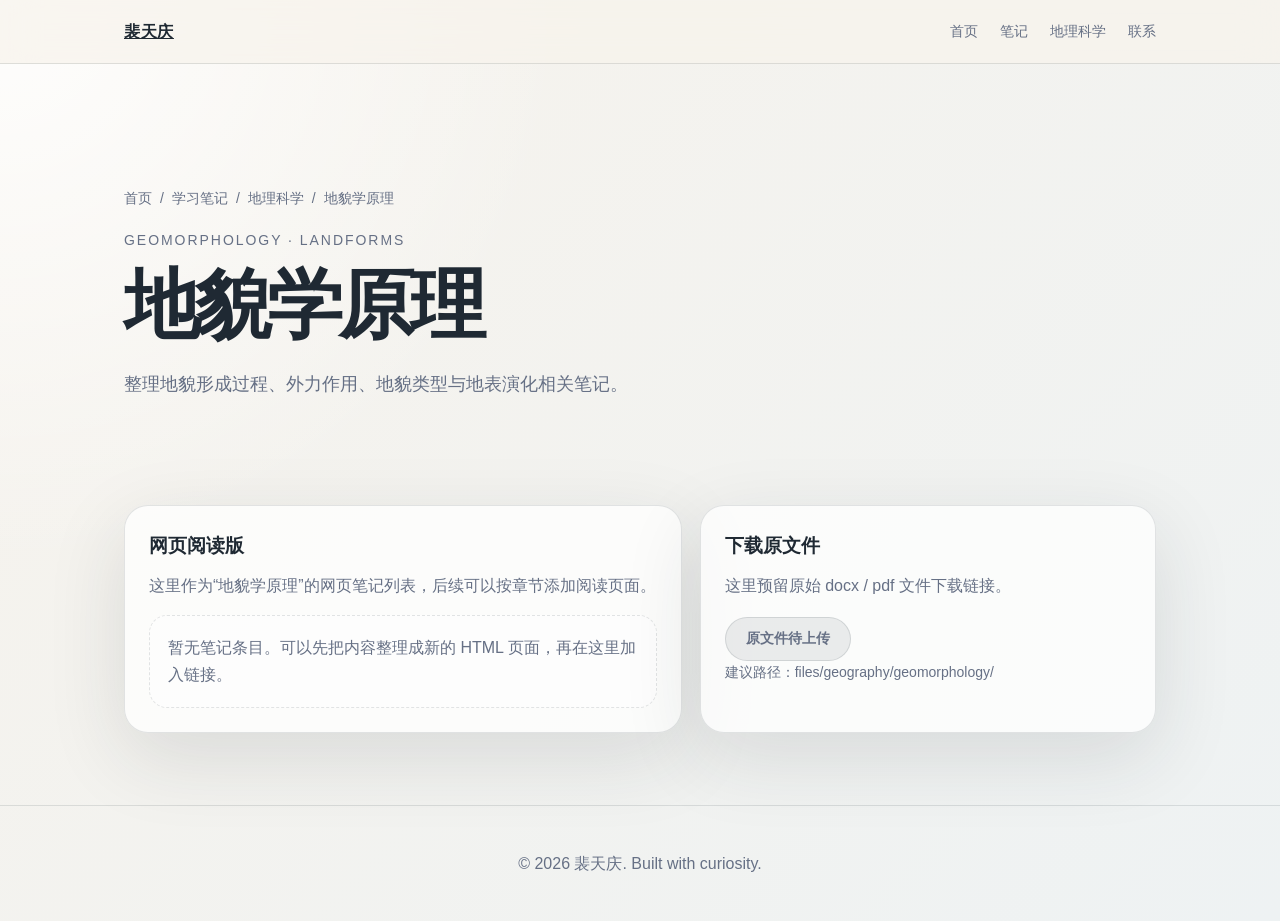
<file: notes/geography/geomorphology/index.html>
<!DOCTYPE html>
<html lang="zh-CN">
<head>
  <meta charset="UTF-8" />
  <meta name="viewport" content="width=device-width, initial-scale=1.0" />
  <title>地貌学原理 | 地理科学笔记</title>
  <meta name="description" content="地貌学原理学习笔记列表，预留网页阅读版与原始 docx/pdf 文件下载位置。" />
  <link rel="stylesheet" href="../../../style.css" />
</head>

<body>
  <header class="site-header">
    <nav class="nav">
      <a class="logo" href="../../../">裴天庆</a>
      <div class="nav-links">
        <a href="../../../">首页</a>
        <a href="../../">笔记</a>
        <a href="../">地理科学</a>
        <a href="../../../#contact">联系</a>
      </div>
    </nav>
  </header>

  <main>
    <section class="notes-hero">
      <div class="breadcrumb">
        <a href="../../../">首页</a><span>/</span><a href="../../">学习笔记</a><span>/</span><a href="../">地理科学</a><span>/</span><span>地貌学原理</span>
      </div>
      <p class="eyebrow">Geomorphology · Landforms</p>
      <h1>地貌学原理</h1>
      <p class="subtitle">整理地貌形成过程、外力作用、地貌类型与地表演化相关笔记。</p>
    </section>

    <section class="section note-layout">
      <article class="note-panel">
        <h3>网页阅读版</h3>
        <p>这里作为“地貌学原理”的网页笔记列表，后续可以按章节添加阅读页面。</p>
        <div class="note-slot">
          <p>暂无笔记条目。可以先把内容整理成新的 HTML 页面，再在这里加入链接。</p>
        </div>
      </article>

      <aside class="note-panel">
        <h3>下载原文件</h3>
        <p>这里预留原始 docx / pdf 文件下载链接。</p>
        <div class="note-actions">
          <span class="button secondary download-placeholder">原文件待上传</span>
        </div>
        <p class="download-placeholder">建议路径：files/geography/geomorphology/</p>
      </aside>
    </section>
  </main>

  <footer class="footer">
    <p>© <span id="year"></span> 裴天庆. Built with curiosity.</p>
  </footer>

  <script src="../../../script.js"></script>
</body>
</html>
</file>
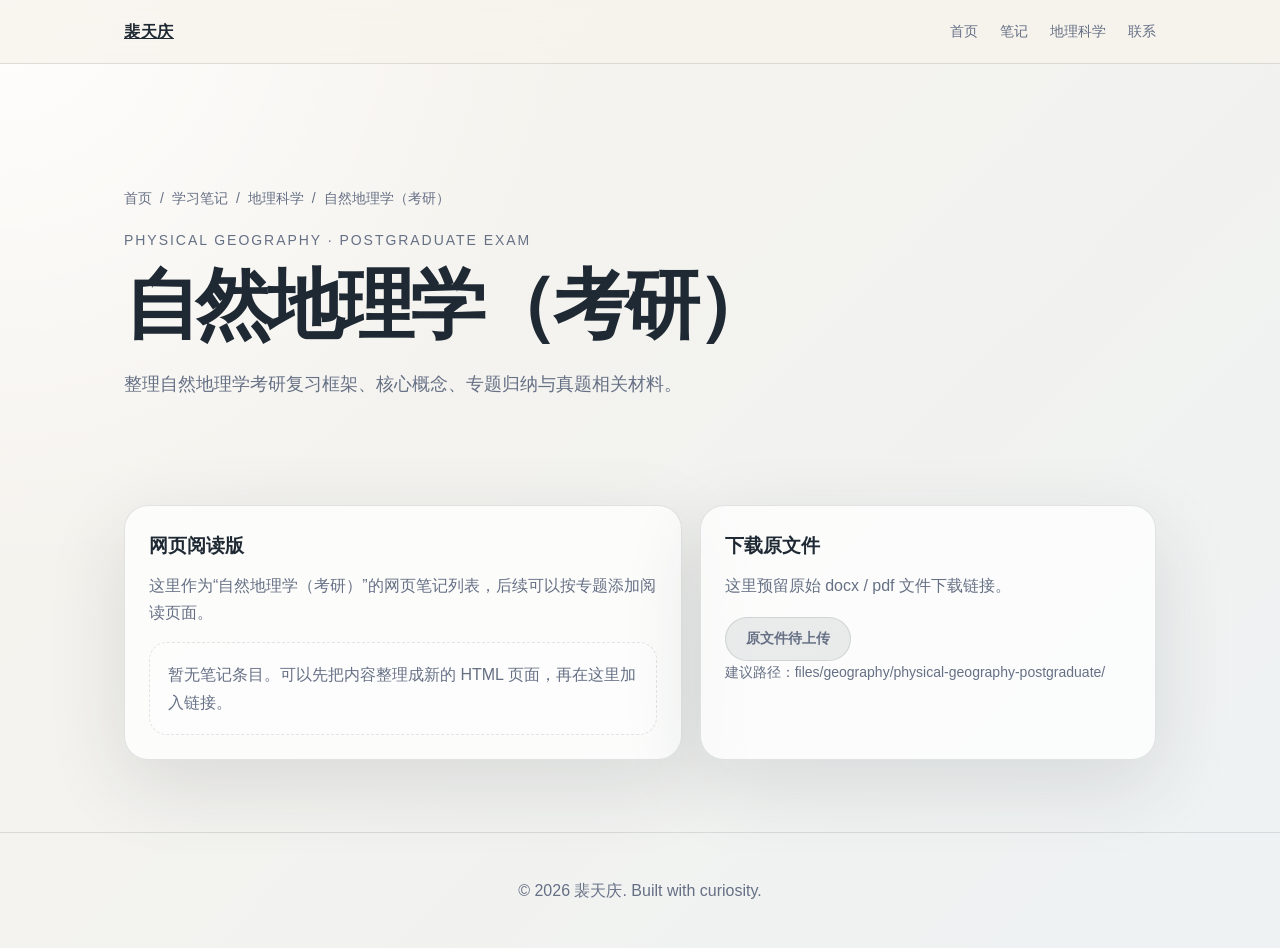
<file: notes/geography/physical-geography-postgraduate/index.html>
<!DOCTYPE html>
<html lang="zh-CN">
<head>
  <meta charset="UTF-8" />
  <meta name="viewport" content="width=device-width, initial-scale=1.0" />
  <title>自然地理学（考研） | 地理科学笔记</title>
  <meta name="description" content="自然地理学（考研）学习笔记列表，预留网页阅读版与原始 docx/pdf 文件下载位置。" />
  <link rel="stylesheet" href="../../../style.css" />
</head>

<body>
  <header class="site-header">
    <nav class="nav">
      <a class="logo" href="../../../">裴天庆</a>
      <div class="nav-links">
        <a href="../../../">首页</a>
        <a href="../../">笔记</a>
        <a href="../">地理科学</a>
        <a href="../../../#contact">联系</a>
      </div>
    </nav>
  </header>

  <main>
    <section class="notes-hero">
      <div class="breadcrumb">
        <a href="../../../">首页</a><span>/</span><a href="../../">学习笔记</a><span>/</span><a href="../">地理科学</a><span>/</span><span>自然地理学（考研）</span>
      </div>
      <p class="eyebrow">Physical Geography · Postgraduate Exam</p>
      <h1>自然地理学（考研）</h1>
      <p class="subtitle">整理自然地理学考研复习框架、核心概念、专题归纳与真题相关材料。</p>
    </section>

    <section class="section note-layout">
      <article class="note-panel">
        <h3>网页阅读版</h3>
        <p>这里作为“自然地理学（考研）”的网页笔记列表，后续可以按专题添加阅读页面。</p>
        <div class="note-slot">
          <p>暂无笔记条目。可以先把内容整理成新的 HTML 页面，再在这里加入链接。</p>
        </div>
      </article>

      <aside class="note-panel">
        <h3>下载原文件</h3>
        <p>这里预留原始 docx / pdf 文件下载链接。</p>
        <div class="note-actions">
          <span class="button secondary download-placeholder">原文件待上传</span>
        </div>
        <p class="download-placeholder">建议路径：files/geography/physical-geography-postgraduate/</p>
      </aside>
    </section>
  </main>

  <footer class="footer">
    <p>© <span id="year"></span> 裴天庆. Built with curiosity.</p>
  </footer>

  <script src="../../../script.js"></script>
</body>
</html>
</file>
<file: style.css>
:root {
  --bg: #f7f3ec;
  --text: #1f2933;
  --muted: #667085;
  --card: rgba(255, 255, 255, 0.72);
  --border: rgba(31, 41, 51, 0.12);
  --primary: #1f2933;
  --primary-text: #ffffff;
  --secondary: rgba(31, 41, 51, 0.08);
  --shadow: 0 24px 80px rgba(31, 41, 51, 0.12);
}

* {
  box-sizing: border-box;
}

html {
  scroll-behavior: smooth;
}

body {
  margin: 0;
  font-family:
    Inter,
    "Noto Sans SC",
    "Microsoft YaHei",
    "PingFang SC",
    sans-serif;
  background:
    radial-gradient(circle at top left, rgba(255, 255, 255, 0.9), transparent 36%),
    linear-gradient(135deg, #f7f3ec 0%, #eef2f3 100%);
  color: var(--text);
  line-height: 1.7;
}

a {
  color: inherit;
}

.site-header {
  position: sticky;
  top: 0;
  z-index: 10;
  backdrop-filter: blur(18px);
  background: rgba(247, 243, 236, 0.72);
  border-bottom: 1px solid var(--border);
}

.nav {
  max-width: 1080px;
  margin: 0 auto;
  padding: 18px 24px;
  display: flex;
  align-items: center;
  justify-content: space-between;
}

.logo {
  font-weight: 800;
  letter-spacing: 0.04em;
}

.nav-links {
  display: flex;
  gap: 22px;
  font-size: 14px;
}

.nav-links a {
  text-decoration: none;
  color: var(--muted);
}

.nav-links a:hover {
  color: var(--text);
}

main {
  max-width: 1080px;
  margin: 0 auto;
  padding: 48px 24px 72px;
}

.hero {
  min-height: 68vh;
  display: grid;
  grid-template-columns: 1.4fr 0.8fr;
  gap: 40px;
  align-items: center;
}

.eyebrow {
  margin: 0 0 12px;
  color: var(--muted);
  font-size: 14px;
  letter-spacing: 0.14em;
  text-transform: uppercase;
}

h1 {
  margin: 0;
  font-size: clamp(42px, 7vw, 76px);
  line-height: 1.05;
  letter-spacing: -0.06em;
}

.subtitle {
  margin-top: 24px;
  max-width: 680px;
  color: var(--muted);
  font-size: 18px;
}

.hero-actions {
  margin-top: 32px;
  display: flex;
  gap: 14px;
  flex-wrap: wrap;
}

.button {
  display: inline-flex;
  align-items: center;
  justify-content: center;
  min-height: 44px;
  padding: 0 20px;
  border-radius: 999px;
  text-decoration: none;
  font-weight: 700;
  border: 1px solid var(--border);
}

.button.primary {
  background: var(--primary);
  color: var(--primary-text);
}

.button.secondary {
  background: var(--secondary);
}

.hero-card,
.info-card,
.project-item {
  background: var(--card);
  border: 1px solid var(--border);
  border-radius: 28px;
  box-shadow: var(--shadow);
}

.hero-card {
  padding: 28px;
}

.card-title {
  font-weight: 800;
  margin-bottom: 16px;
}

.hero-card ul {
  padding-left: 20px;
  margin: 0;
  color: var(--muted);
}

.section {
  padding: 64px 0 0;
}

.section h2 {
  margin: 0 0 18px;
  font-size: 32px;
  letter-spacing: -0.04em;
}

.section > p {
  max-width: 760px;
  color: var(--muted);
}

.grid {
  display: grid;
  grid-template-columns: repeat(4, 1fr);
  gap: 18px;
}

.info-card {
  padding: 22px;
}

.info-card h3,
.project-item h3 {
  margin: 0 0 10px;
}

.info-card p,
.project-item p {
  color: var(--muted);
  margin: 0;
}

.project-list {
  display: grid;
  gap: 16px;
}

.project-item {
  padding: 24px;
}

.inline-link {
  display: inline-flex;
  margin-top: 14px;
  font-weight: 800;
  text-decoration: none;
}

.inline-link:hover {
  text-decoration: underline;
}

.tag {
  display: inline-flex;
  margin-top: 16px;
  padding: 4px 10px;
  border-radius: 999px;
  background: var(--secondary);
  color: var(--muted);
  font-size: 13px;
}

.contact-section a {
  font-weight: 700;
}

.social-links {
  display: grid;
  grid-template-columns: repeat(3, minmax(0, 1fr));
  gap: 14px;
  margin: 24px 0 18px;
  max-width: 860px;
}

.social-link {
  display: flex;
  flex-direction: column;
  gap: 4px;
  padding: 18px 20px;
  border: 1px solid var(--border);
  border-radius: 18px;
  background: var(--card);
  text-decoration: none;
  box-shadow: 0 12px 36px rgba(31, 41, 51, 0.08);
  transition:
    transform 160ms ease,
    border-color 160ms ease,
    box-shadow 160ms ease;
}

.social-link:hover {
  transform: translateY(-2px);
  border-color: rgba(31, 41, 51, 0.28);
  box-shadow: 0 18px 48px rgba(31, 41, 51, 0.12);
}

.social-label {
  font-size: 14px;
  color: var(--muted);
}

.social-handle {
  overflow-wrap: anywhere;
}

.notes-hero {
  min-height: auto;
  padding: 72px 0 24px;
}

.breadcrumb {
  display: inline-flex;
  gap: 8px;
  margin-bottom: 18px;
  color: var(--muted);
  font-size: 14px;
}

.breadcrumb a {
  text-decoration: none;
}

.breadcrumb a:hover {
  color: var(--text);
}

.notes-grid {
  display: grid;
  grid-template-columns: repeat(2, minmax(0, 1fr));
  gap: 18px;
}

.note-card,
.note-panel {
  background: var(--card);
  border: 1px solid var(--border);
  border-radius: 24px;
  box-shadow: var(--shadow);
}

.note-card {
  display: flex;
  min-height: 188px;
  flex-direction: column;
  justify-content: space-between;
  padding: 24px;
  text-decoration: none;
  transition:
    transform 160ms ease,
    border-color 160ms ease,
    box-shadow 160ms ease;
}

.note-card:hover {
  transform: translateY(-2px);
  border-color: rgba(31, 41, 51, 0.28);
  box-shadow: 0 18px 48px rgba(31, 41, 51, 0.12);
}

.note-card h3,
.note-panel h3 {
  margin: 0 0 10px;
}

.note-card p,
.note-panel p {
  margin: 0;
  color: var(--muted);
}

.subject-meta {
  display: flex;
  flex-wrap: wrap;
  gap: 8px;
  margin-top: 18px;
}

.note-layout {
  display: grid;
  grid-template-columns: 1.1fr 0.9fr;
  gap: 18px;
}

.note-panel {
  padding: 24px;
}

.note-slot {
  margin-top: 16px;
  padding: 18px;
  border: 1px dashed var(--border);
  border-radius: 18px;
  background: rgba(255, 255, 255, 0.42);
}

.note-actions {
  display: flex;
  flex-wrap: wrap;
  gap: 12px;
  margin-top: 18px;
}

.download-placeholder {
  color: var(--muted);
  font-size: 14px;
}

.small {
  font-size: 14px;
}

.footer {
  border-top: 1px solid var(--border);
  padding: 28px 24px;
  text-align: center;
  color: var(--muted);
}

@media (max-width: 860px) {
  .hero {
    grid-template-columns: 1fr;
    min-height: auto;
    padding-top: 40px;
  }

  .grid,
  .social-links,
  .notes-grid,
  .note-layout {
    grid-template-columns: 1fr 1fr;
  }

  .note-layout {
    grid-template-columns: 1fr;
  }

  .nav {
    align-items: flex-start;
    gap: 12px;
  }

  .nav-links {
    flex-wrap: wrap;
    justify-content: flex-end;
  }
}

@media (max-width: 560px) {
  main {
    padding: 32px 18px 56px;
  }

  .nav {
    padding: 14px 18px;
    flex-direction: column;
  }

  .nav-links {
    gap: 14px;
    justify-content: flex-start;
  }

  .grid,
  .social-links,
  .notes-grid,
  .note-layout {
    grid-template-columns: 1fr;
  }

  h1 {
    font-size: 44px;
  }
}
</file>
